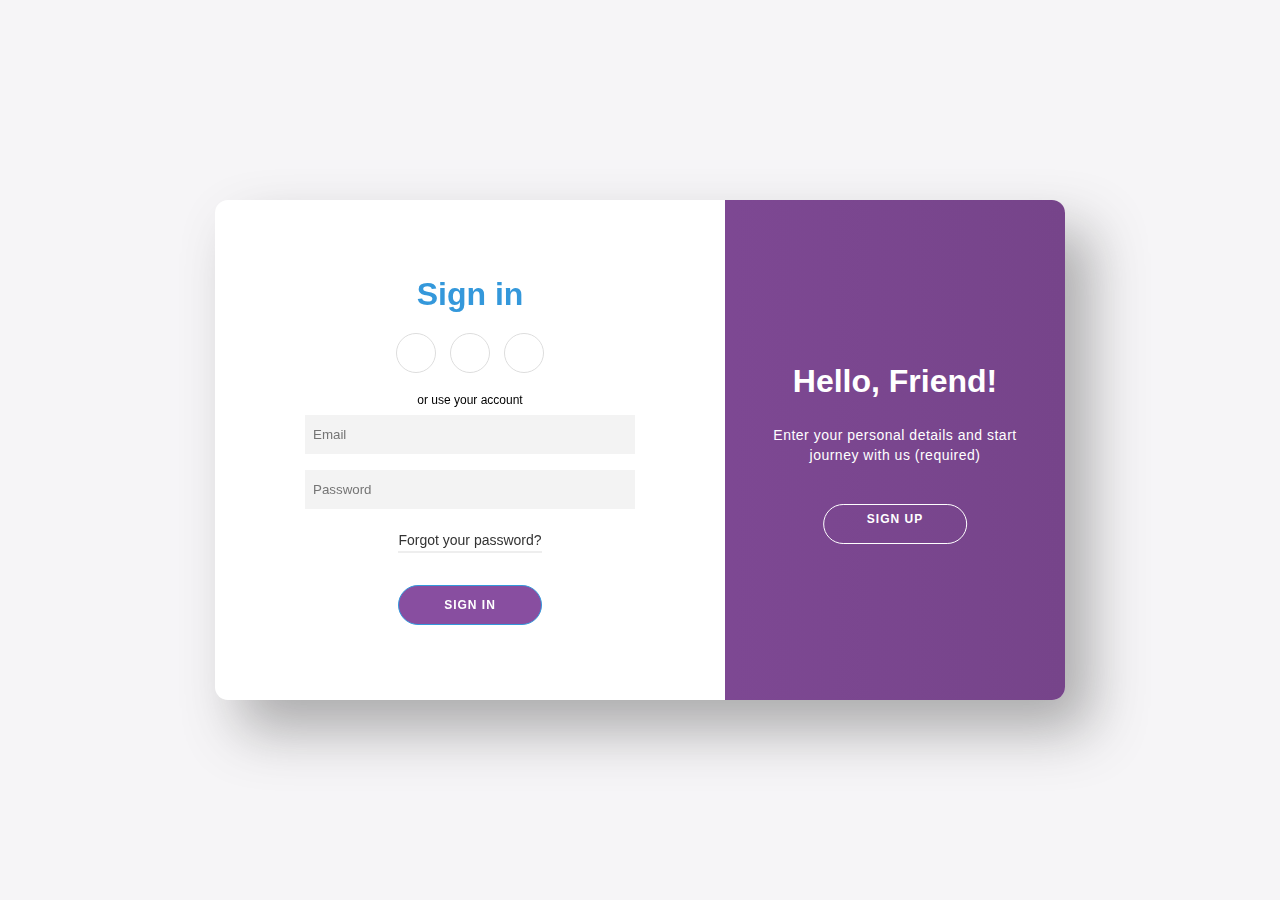
<file: index.html>
<!DOCTYPE html>
<html lang="en">
<head>
    <meta charset="UTF-8">
    <meta http-equiv="X-UA-Compatible" content="IE=edge">
    <meta name="viewport" content="width=device-width, initial-scale=1.0">
    <title>Document</title>
     <link rel="stylesheet" href="https://cdnjs.cloudflare.com/ajax/libs/font-awesome/6.1.1/css/all.min.css" integrity="sha512-KfkfwYDsLkIlwQp6LFnl8zNdLGxu9YAA1QvwINks4PhcElQSvqcyVLLD9aMhXd13uQjoXtEKNosOWaZqXgel0g==" crossorigin="anonymous" referrerpolicy="no-referrer" />
    <link rel="stylesheet" href="login.css">
</head>
<body>

    <div class="container" id="container">
        <div class="form-container sign-up-container">
            <form action="#">
                <h1>Create Account</h1>
                <div class="social-container">
                    <a href="#" class="social"><i class="fab fa-facebook-f"></i></a>
                    <a href="#" class="social"><i class="fab fa-google-plus-g"></i></a>
                    <a href="#" class="social"><i class="fab fa-linkedin-in"></i></a>
                </div>
                <span>or use your email for registration</span>
                <div class="infield">
                    <input type="text" placeholder="Name" />
                    <label></label>
                </div>
                <div class="infield">
                    <input type="email" placeholder="Email" name="email"/>
                    <label></label>
                </div>
                <div class="infield">
                    <input type="password" placeholder="Password" />
                    <label></label>
                </div>
                <button>Sign Up</button>
            </form>
        </div>
        <div class="form-container sign-in-container">
            <form action="#">
                <h1>Sign in</h1>
                <div class="social-container">
                    <a href="#" class="social"><i class="fab fa-facebook-f"></i></a>
                    <a href="#" class="social"><i class="fab fa-google-plus-g"></i></a>
                    <a href="#" class="social"><i class="fab fa-linkedin-in"></i></a>
                </div>
                <span>or use your account</span>
                <div class="infield">
                    <input type="email" placeholder="Email" name="email"/>
                    <label></label>
                </div>
                <div class="infield">
                    <input type="password" placeholder="Password" />
                    <label></label>
                </div>
                <a href="#" class="forgot">Forgot your password?</a>
                <button type="button"onclick="location.href='login.html'">Sign In</button>
            </form>
        </div>
        <div class="overlay-container" id="overlayCon">
            <div class="overlay">
                <div class="overlay-panel overlay-left">
                    <h1>Welcome Back!</h1>
                    <p>To keep connected with us please login with your personal info (Required)</p>
                    <button>Sign In</button>
                </div>
                <div class="overlay-panel overlay-right">
                    <h1>Hello, Friend!</h1>
                    <p>Enter your personal details and start journey with us (required)</p>
                    <button>Sign Up</button>
                </div>
            </div>
            <button id="overlayBtn"></button>
        </div>
    </div>
    
    <script>
        const container = document.getElementById('container');
        const overlayCon = document.getElementById('overlayCon');
        const overlayBtn =document.getElementById('overlayBtn');

        overlayBtn.addEventListener('click', ()=>{
            container.classList.toggle('right-panel-active');

            overlayBtn.classList.remove('btnScaled');
            window.requestAnimationFrame( ()=> {
                overlayBtn.classList.add('btnScaled');
            })
        });
    </script>

</body>
</html>
</file>
<file: login.css>
@import url('https://fonts.googleapis.com/css2?family=Poppins:wght@100;200;300;400;500;600;700;800;900&display=swap');

* {
    padding: 0px;
    margin: 0px;
    box-sizing: border-box;
    font-family: Tahoma, Helvetica, Arial, sans-serif !important;
}

:root {
    --linear-grad: linear-gradient(to right, #884ea0, #76448a);
    --grad-clr1: #3498db;
    --grad-clr2: #884ea0;
}

body {
    height: 100vh;
    background: #f6f5f7;
    display: grid;
    place-content: center;
    font-family: 'Poppins', sans-serif;
}

.container {
    position: relative;
    width: 850px;
    height: 500px;
    background-color: #fff;
    box-shadow: 25px 30px 55px #5557;
    border-radius: 13px;
    overflow: hidden;
}

.form-container {
    position: absolute;
    width: 60%;
    height: 100%;
    padding: 0px 40px;
    transition: all 0.5s ease-in-out;
}

.sign-up-container {
    opacity: 0;
    z-index: 1;
}

.sign-in-container {
    z-index: 2;
}

form {
    height: 100%;
    display: flex;
    flex-direction: column;
    align-items: center;
    justify-content: center;
    padding: 0px 50px;
}

h1 {
    color: var(--grad-clr1);
}

.social-container {
    margin: 20px 0px;
}

.social-container a {
    border: 1px solid #ddd;
    border-radius: 50%;
    display: inline-flex;
    justify-content: center;
    align-items: center;
    margin: 0px 5px;
    height: 40px;
    width: 40px;
}

span {
    font-size: 12px;
}

.infield {
    position: relative;
    margin: 8px 0px;
    width: 100%;
}

input {
    width: 100%;    
    padding: 12px 8px;
    background-color: #f3f3f3;
    border: none;
    outline: none;
}

label {
    position: absolute;
    left: 50%;
    top: 100%;
    transform: translateY(-50%);
    width: 100%;
    height: 2px;
    /* background: var(--linear-grad); */
    transition: 0.3s;
}

input:focus ~  label {
    width: 100%;
}

a {
    color: #333;
    font-size: 14px;
    text-decoration: none;
    margin: 15px 0px;
}

a.forgot {
    padding-bottom: 3px;
    border-bottom: 2px solid #eee;
}

button {
    border-radius: 20px;
    border: 1px solid var(--grad-clr1);
    background: var(--grad-clr2);
    color: #fff;
    font-size: 12px;
    font-weight: bold;
    padding: 12px 45px;
    letter-spacing: 1px;
    text-transform: uppercase;
}

.form-container button {
    margin-top: 17px;
    transition: 80ms ease-in;
}

.form-container button:hover {
    background: #fff;
    color: var(--grad-clr1)
}

.overlay-container {
    position: absolute;
    top: 0;
    left: 60%;
    width: 40%;
    height: 100%;
    overflow: hidden;
    transition: transform 0.6s ease-in-out;
    z-index: 9;
}

#overlayBtn {
    cursor: pointer;
    position: absolute;
    left: 50%;
    top: 304px;
    transform: translateX(-50%);
    width: 143.67px;
    height: 40px;
    border: 1px solid #fff;
    background: transparent;
    border-radius: 20px;
}

.overlay {
    position: relative;
    background: var(--linear-grad);
    color: #fff;
    left: -150%;
    height: 100%;
    width: 250%;
    transition: transform 0.6s ease-in-out;
}

.overlay-panel {
    position: absolute;
    display: flex;
    align-items: center;
    justify-content: center;
    flex-direction: column;
    padding: 0px 40px;
    text-align: center;
    height: 100%;
    width: 340px;
    transition: 0.6s ease-in-out;
}

.overlay-left {
    right: 60%;
    transform: translateX(-12%);
}

.overlay-right {
    right: 0;
    transform: translateX(0);
}

.overlay-panel h1 {
    color: #fff;
}

p {
    font-size: 14px;
    font-weight: 300;
    line-height: 20px;
    letter-spacing: 0.5px;
    margin: 25px 0px 35px;
}

.overlay-panel button {
    border: none;
    background-color: transparent;
}

.right-panel-active .overlay-container {
    transform: translateX(-150%);
}

.right-panel-active .overlay {
    transform: translateX(50%);
}

.right-panel-active .overlay-left {
    transform: translateX(25%);
}

.right-panel-active .overlay-right {
    transform: translateX(35%);
}

.right-panel-active .sign-in-container {
    transform: translateX(20%);
    opacity: 0;
}

.right-panel-active .sign-up-container {
    transform: translateX(66.7%);
    opacity: 1;
    z-index: 5;
    animation: 0.6s;
}

@keyframes show {
    0%, 50% {
        opacity: 0;
        z-index: 1;
    }
    50.1%, 100% {
        opacity: 1;
        z-index: 5;
    }
}

.btnScaled {
    animation: scaleBtn 0.6s;
}

@keyframes scaleBtn {
    0% {
        width: 143.67;
    }
    50% {
        width: 250px;
    }
    100% {
        width: 143.67;
    }
}
::-webkit-scrollbar {
    width: 12px;
  }
  
  ::-webkit-scrollbar-track {
    background: #111823;
  }
  
  ::-webkit-scrollbar-thumb {
    background-color: #f18930;
    border-radius: 10px;
    border: 3px solid #111823;
  }
  
  ::-webkit-scrollbar-thumb:hover {
    background-color: #ffd8eb;
  }
  
  ::-webkit-scrollbar-thumb:active {
    background-color: #f18930; 
  }
  
  ::-webkit-scrollbar-track-piece {
    background-color: #111823; 
  }
  
  ::-webkit-scrollbar-corner {
    background-color: #111823; 
  }
  
  
  .scrollable {
    overflow-y: scroll;
    max-height: 500px;
  }
</file>
